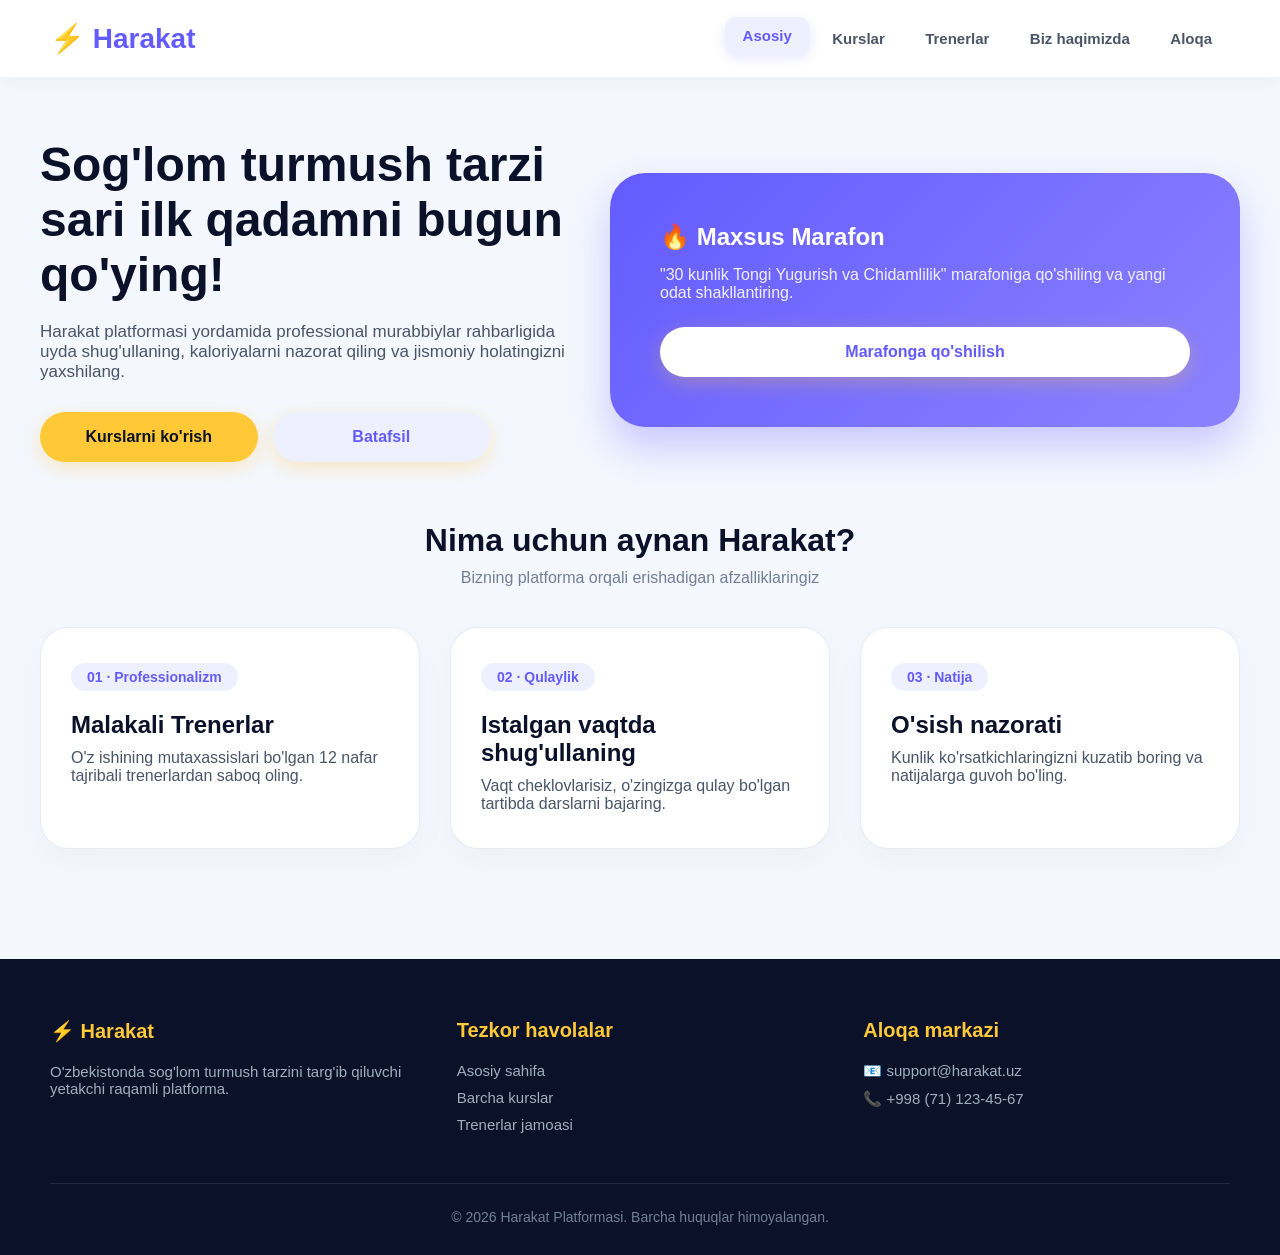
<file: index.html>
<!DOCTYPE html>
<html lang="uz">
<head>
    <meta charset="UTF-8">
    <meta name="viewport" content="width=device-width, initial-scale=1.0">
    <title>Harakat - Sog'lom Turmush Tarzi Platformasi</title>
    <link rel="stylesheet" href="style.css">
</head>
<body>
    <header>
        <div class="logo" onclick="location.href='index.html'">⚡ Harakat</div>
        <nav>
            <a href="index.html" class="active">Asosiy</a>
            <a href="courses.html">Kurslar</a>
            <a href="trainers.html">Trenerlar</a>
            <a href="about.html">Biz haqimizda</a>
            <a href="contact.html">Aloqa</a>
        </nav>
    </header>

    <main class="animate-fade">
        <section class="hero" style="display: flex; gap: 40px; flex-wrap: wrap; margin-bottom: 60px; align-items: center;">
            <div class="hero-text" style="flex: 1; min-width: 320px;">
                <h1 style="font-size: 48px; font-weight: 900; margin-bottom: 20px;">Sog'lom turmush tarzi sari ilk qadamni bugun qo'ying!</h1>
                <p style="font-size: 17px; color: #4A5568; margin-bottom: 30px;">Harakat platformasi yordamida professional murabbiylar rahbarligida uyda shug'ullaning, kaloriyalarni nazorat qiling va jismoniy holatingizni yaxshilang.</p>
                <div style="display: flex; gap: 15px; max-width: 450px;">
                    <a href="courses.html" class="btn">Kurslarni ko'rish</a>
                    <a href="about.html" class="btn" style="background: #EEF0FF; color: #635BFF;">Batafsil</a>
                </div>
            </div>
            <div class="hero-banner">
                <h2 style="color: white; margin-bottom: 15px;">🔥 Maxsus Marafon</h2>
                <p style="color: rgba(255,255,255,0.9); margin-bottom: 25px;">"30 kunlik Tongi Yugurish va Chidamlilik" marafoniga qo'shiling va yangi odat shakllantiring.</p>
                <a href="courses.html" class="btn" style="background: #ffffff; color: #635BFF;">Marafonga qo'shilish</a>
            </div>
        </section>

        <section>
            <div style="text-align: center; margin-bottom: 40px;">
                <h2 style="font-size: 32px; margin-bottom: 10px;">Nima uchun aynan Harakat?</h2>
                <p style="color: #718096;">Bizning platforma orqali erishadigan afzalliklaringiz</p>
            </div>
            <div class="grid">
                <div class="card">
                    <div>
                        <span class="badge">01 · Professionalizm</span>
                        <h2>Malakali Trenerlar</h2>
                        <p style="margin-top: 10px; color: #4A5568;">O'z ishining mutaxassislari bo'lgan 12 nafar tajribali trenerlardan saboq oling.</p>
                    </div>
                </div>
                <div class="card">
                    <div>
                        <span class="badge">02 · Qulaylik</span>
                        <h2>Istalgan vaqtda shug'ullaning</h2>
                        <p style="margin-top: 10px; color: #4A5568;">Vaqt cheklovlarisiz, o'zingizga qulay bo'lgan tartibda darslarni bajaring.</p>
                    </div>
                </div>
                <div class="card">
                    <div>
                        <span class="badge">03 · Natija</span>
                        <h2>O'sish nazorati</h2>
                        <p style="margin-top: 10px; color: #4A5568;">Kunlik ko'rsatkichlaringizni kuzatib boring va natijalarga guvoh bo'ling.</p>
                    </div>
                </div>
            </div>
        </section>
    </main>

    <footer>
        <div class="footer-content">
            <div class="footer-col">
                <h3>⚡ Harakat</h3>
                <p>O'zbekistonda sog'lom turmush tarzini targ'ib qiluvchi yetakchi raqamli platforma.</p>
            </div>
            <div class="footer-col">
                <h3>Tezkor havolalar</h3>
                <p><a href="index.html">Asosiy sahifa</a></p>
                <p><a href="courses.html">Barcha kurslar</a></p>
                <p><a href="trainers.html">Trenerlar jamoasi</a></p>
            </div>
            <div class="footer-col">
                <h3>Aloqa markazi</h3>
                <p>📧 support@harakat.uz</p>
                <p>📞 +998 (71) 123-45-67</p>
            </div>
        </div>
        <div class="footer-bottom">
            <p>&copy; 2026 Harakat Platformasi. Barcha huquqlar himoyalangan.</p>
        </div>
    </footer>
</body>
</html>
</file>
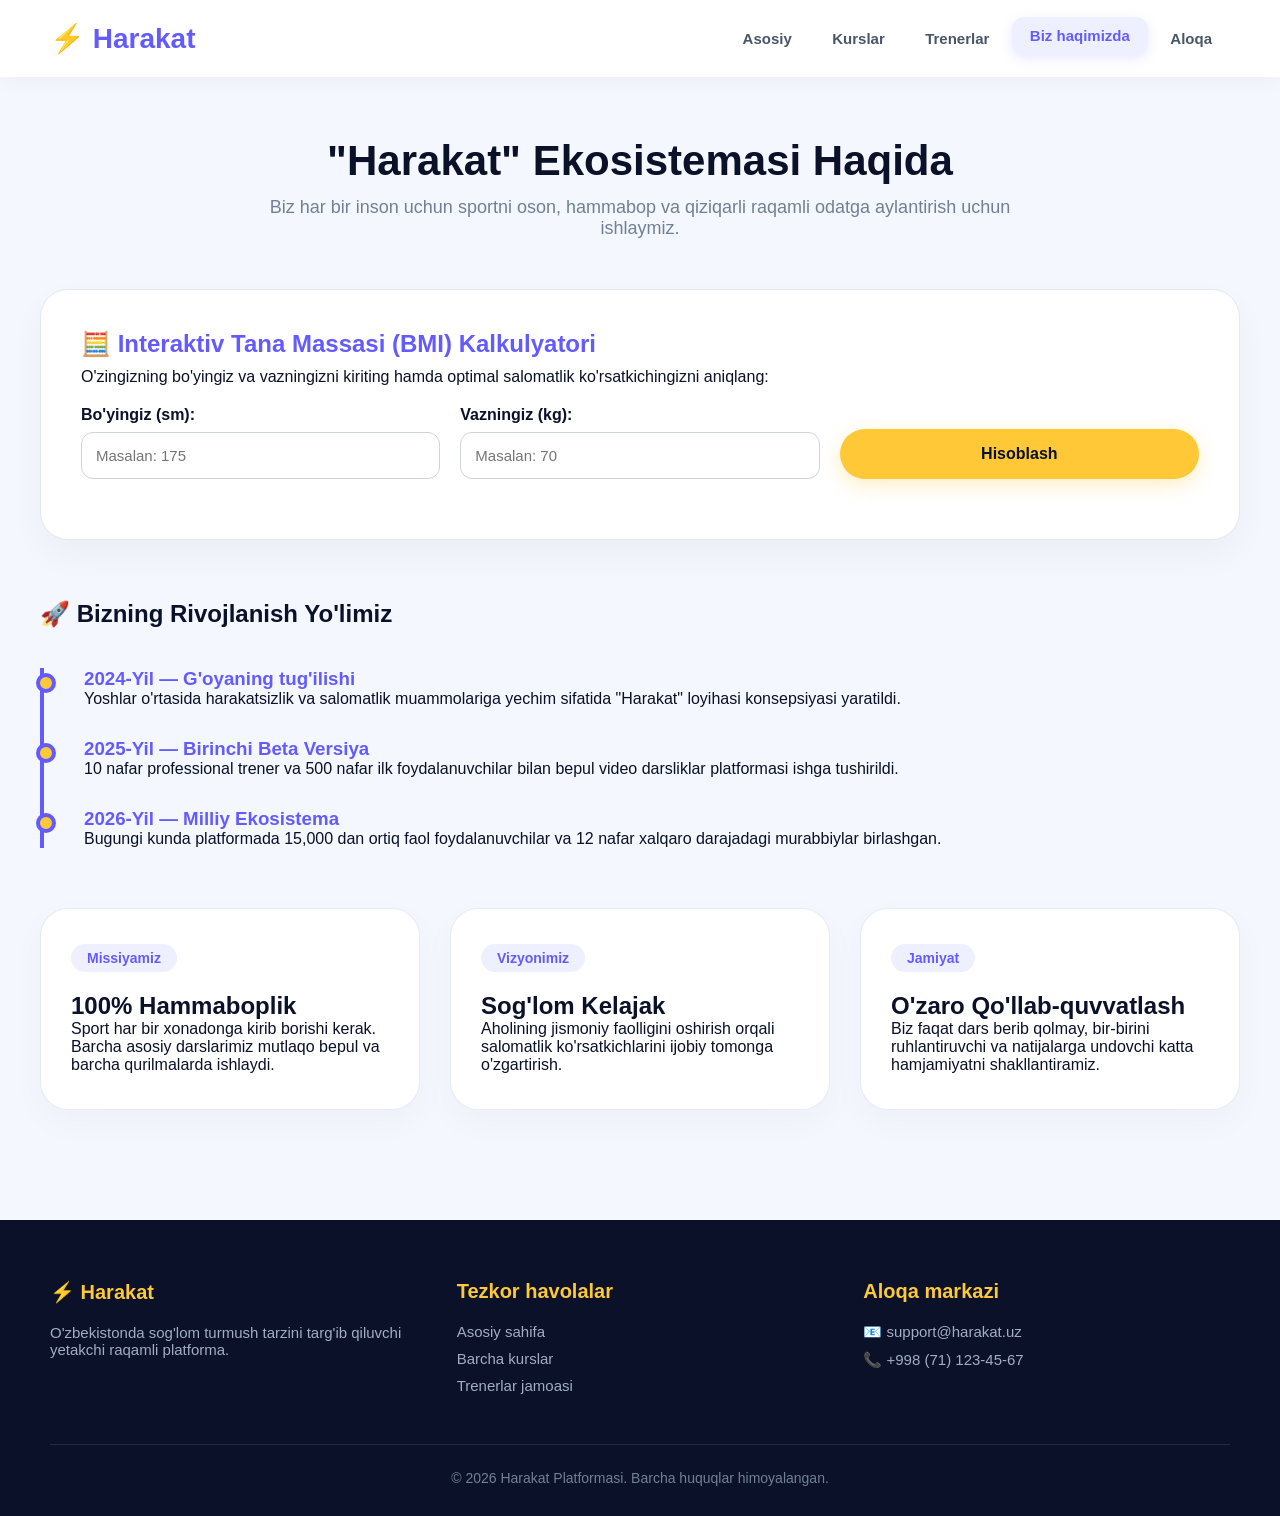
<file: about.html>
<!DOCTYPE html>
<html lang="uz">
<head>
    <meta charset="UTF-8">
    <meta name="viewport" content="width=device-width, initial-scale=1.0">
    <title>Harakat - Biz Haqimizda va Kalkulyator</title>
    <link rel="stylesheet" href="style.css">
    <style>
        .calc-box {
            background: #ffffff;
            border-radius: 28px;
            padding: 40px;
            box-shadow: 0 15px 35px rgba(0,0,0,0.04);
            margin: 40px 0;
            border: 1px solid #E2E8F0;
        }
        .calc-grid {
            display: grid;
            grid-template-columns: repeat(auto-fit, minmax(220px, 1fr));
            gap: 20px;
            margin-top: 20px;
        }
        .calc-input {
            width: 100%;
            padding: 14px;
            border-radius: 12px;
            border: 1px solid #CBD5E0;
            font-size: 15px;
        }
        .timeline {
            position: relative;
            margin: 40px 0;
            padding-left: 20px;
            border-left: 4px solid #635BFF;
        }
        .timeline-item {
            margin-bottom: 30px;
            position: relative;
            padding-left: 20px;
        }
        .timeline-item::before {
            content: '';
            position: absolute;
            left: -28px;
            top: 5px;
            width: 12px;
            height: 12px;
            background: #FFC837;
            border: 4px solid #635BFF;
            border-radius: 50%;
        }
    </style>
</head>
<body>
    <header>
        <div class="logo" onclick="location.href='index.html'">⚡ Harakat</div>
        <nav>
            <a href="index.html">Asosiy</a>
            <a href="courses.html">Kurslar</a>
            <a href="trainers.html">Trenerlar</a>
            <a href="about.html" class="active">Biz haqimizda</a>
            <a href="contact.html">Aloqa</a>
        </nav>
    </header>

    <main class="animate-fade">
        <div style="text-align: center; margin-bottom: 50px;">
            <h1 style="font-size: 42px; margin-bottom: 12px;">"Harakat" Ekosistemasi Haqida</h1>
            <p style="color: #718096; font-size: 18px; max-width: 800px; margin: 0 auto;">Biz har bir inson uchun sportni oson, hammabop va qiziqarli raqamli odatga aylantirish uchun ishlaymiz.</p>
        </div>

        <!-- Interaktiv BMI Kalkulyator -->
        <div class="calc-box">
            <h2 style="color: #635BFF; margin-bottom: 10px;">🧮 Interaktiv Tana Massasi (BMI) Kalkulyatori</h2>
            <p>O'zingizning bo'yingiz va vazningizni kiriting hamda optimal salomatlik ko'rsatkichingizni aniqlang:</p>
            <div class="calc-grid">
                <div>
                    <label style="font-weight: 600; display: block; margin-bottom: 8px;">Bo'yingiz (sm):</label>
                    <input type="number" id="height" placeholder="Masalan: 175" class="calc-input">
                </div>
                <div>
                    <label style="font-weight: 600; display: block; margin-bottom: 8px;">Vazningiz (kg):</label>
                    <input type="number" id="weight" placeholder="Masalan: 70" class="calc-input">
                </div>
                <div style="display: flex; align-items: flex-end;">
                    <button class="btn" onclick="calculateBMI()">Hisoblash</button>
                </div>
            </div>
            <div id="bmi-result" style="margin-top: 20px; font-weight: bold; font-size: 18px; color: #0A1128;"></div>
        </div>

        <!-- Rivojlanish Bosqichlari (Timeline) -->
        <div style="margin: 60px 0;">
            <h2>🚀 Bizning Rivojlanish Yo'limiz</h2>
            <div class="timeline">
                <div class="timeline-item">
                    <h3 style="color: #635BFF;">2024-Yil — G'oyaning tug'ilishi</h3>
                    <p>Yoshlar o'rtasida harakatsizlik va salomatlik muammolariga yechim sifatida "Harakat" loyihasi konsepsiyasi yaratildi.</p>
                </div>
                <div class="timeline-item">
                    <h3 style="color: #635BFF;">2025-Yil — Birinchi Beta Versiya</h3>
                    <p>10 nafar professional trener va 500 nafar ilk foydalanuvchilar bilan bepul video darsliklar platformasi ishga tushirildi.</p>
                </div>
                <div class="timeline-item">
                    <h3 style="color: #635BFF;">2026-Yil — Milliy Ekosistema</h3>
                    <p>Bugungi kunda platformada 15,000 dan ortiq faol foydalanuvchilar va 12 nafar xalqaro darajadagi murabbiylar birlashgan.</p>
                </div>
            </div>
        </div>

        <!-- Asosiy Tamoyillar -->
        <div class="grid">
            <div class="card">
                <span class="badge">Missiyamiz</span>
                <h2>100% Hammaboplik</h2>
                <p>Sport har bir xonadonga kirib borishi kerak. Barcha asosiy darslarimiz mutlaqo bepul va barcha qurilmalarda ishlaydi.</p>
            </div>
            <div class="card">
                <span class="badge">Vizyonimiz</span>
                <h2>Sog'lom Kelajak</h2>
                <p>Aholining jismoniy faolligini oshirish orqali salomatlik ko'rsatkichlarini ijobiy tomonga o'zgartirish.</p>
            </div>
            <div class="card">
                <span class="badge">Jamiyat</span>
                <h2>O'zaro Qo'llab-quvvatlash</h2>
                <p>Biz faqat dars berib qolmay, bir-birini ruhlantiruvchi va natijalarga undovchi katta hamjamiyatni shakllantiramiz.</p>
            </div>
        </div>
    </main>

    <footer>
        <div class="footer-content">
            <div class="footer-col">
                <h3>⚡ Harakat</h3>
                <p>O'zbekistonda sog'lom turmush tarzini targ'ib qiluvchi yetakchi raqamli platforma.</p>
            </div>
            <div class="footer-col">
                <h3>Tezkor havolalar</h3>
                <p><a href="index.html">Asosiy sahifa</a></p>
                <p><a href="courses.html">Barcha kurslar</a></p>
                <p><a href="trainers.html">Trenerlar jamoasi</a></p>
            </div>
            <div class="footer-col">
                <h3>Aloqa markazi</h3>
                <p>📧 support@harakat.uz</p>
                <p>📞 +998 (71) 123-45-67</p>
            </div>
        </div>
        <div class="footer-bottom">
            <p>&copy; 2026 Harakat Platformasi. Barcha huquqlar himoyalangan.</p>
        </div>
    </footer>

    <script>
        function calculateBMI() {
            const h = document.getElementById('height').value / 100;
            const w = document.getElementById('weight').value;
            if(h > 0 && w > 0) {
                const bmi = (w / (h * h)).toFixed(1);
                let text = "";
                if(bmi < 18.5) text = " (Vazn yetarsiz - Ko'proq oqsil va ovqatlanishga e'tibor bering)";
                else if(bmi < 24.9) text = " (Me'yorda - Ajoyib natija! Shunday davom eting)";
                else if(bmi < 29.9) text = " (Ortiqcha vazn - Kardiyo kurslarimizni tavsiya etamiz)";
                else text = " (Yuqori vazn - Murabbiylarimiz bilan shaxsiy mashq boshlang)";
                
                document.getElementById('bmi-result').innerHTML = "Sizning BMI ko'rsatkichingiz: <span style='color:#635BFF'>" + bmi + "</span>" + text;
            } else {
                alert("Iltimos, bo'y va vazningizni to'g'ri kiriting!");
            }
        }
    </script>
</body>
</html>
</file>
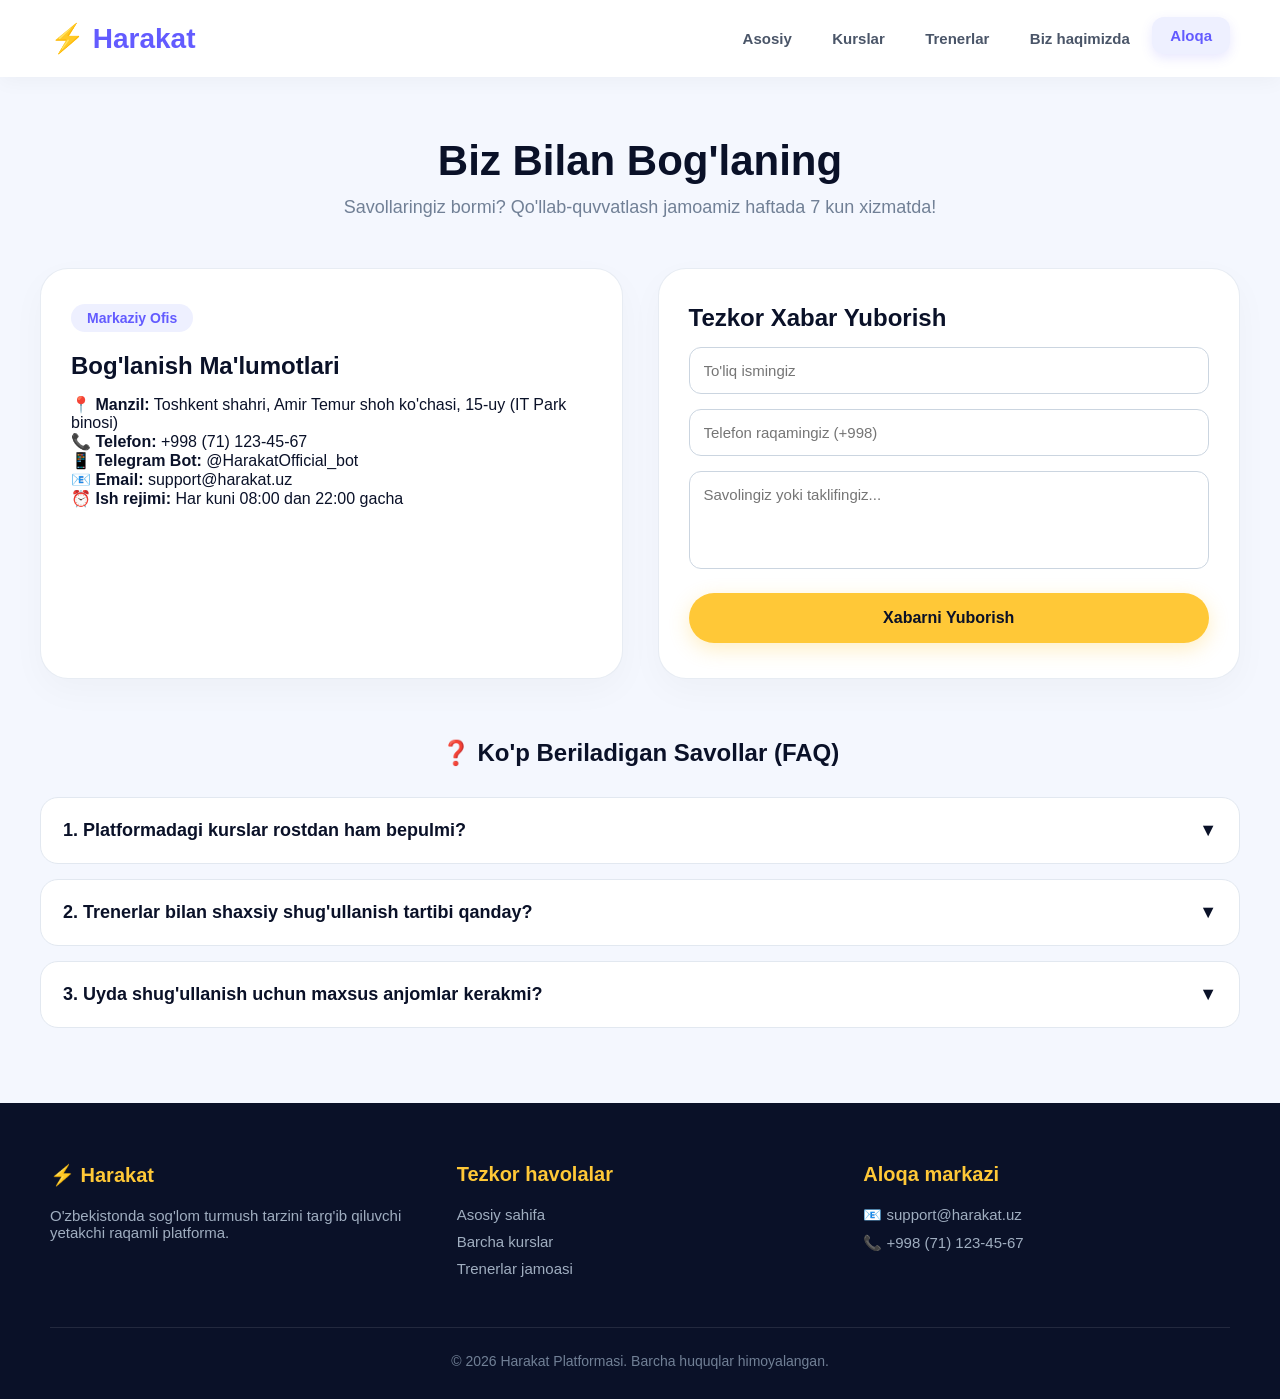
<file: contact.html>
<!DOCTYPE html>
<html lang="uz">
<head>
    <meta charset="UTF-8">
    <meta name="viewport" content="width=device-width, initial-scale=1.0">
    <title>Harakat - Markaziy Aloqa va FAQ</title>
    <link rel="stylesheet" href="style.css">
    <style>
        .faq-item {
            background: #ffffff;
            border-radius: 18px;
            padding: 22px;
            margin-bottom: 15px;
            border: 1px solid #E2E8F0;
            cursor: pointer;
            transition: all 0.3s ease;
        }
        .faq-item:hover {
            border-color: #635BFF;
            box-shadow: 0 5px 15px rgba(99, 91, 255, 0.08);
        }
        .faq-question {
            font-size: 18px;
            font-weight: 700;
            color: #0A1128;
            display: flex;
            justify-content: space-between;
            align-items: center;
        }
        .faq-answer {
            margin-top: 12px;
            color: #4A5568;
            line-height: 1.6;
            display: none;
        }
        .faq-item.active .faq-answer {
            display: block;
        }
    </style>
</head>
<body>
    <header>
        <div class="logo" onclick="location.href='index.html'">⚡ Harakat</div>
        <nav>
            <a href="index.html">Asosiy</a>
            <a href="courses.html">Kurslar</a>
            <a href="trainers.html">Trenerlar</a>
            <a href="about.html">Biz haqimizda</a>
            <a href="contact.html" class="active">Aloqa</a>
        </nav>
    </header>

    <main class="animate-fade">
        <div style="text-align: center; margin-bottom: 50px;">
            <h1 style="font-size: 42px; margin-bottom: 12px;">Biz Bilan Bog'laning</h1>
            <p style="color: #718096; font-size: 18px;">Savollaringiz bormi? Qo'llab-quvvatlash jamoamiz haftada 7 kun xizmatda!</p>
        </div>

        <div class="grid" style="grid-template-columns: repeat(auto-fit, minmax(350px, 1fr)); gap: 35px;">
            <!-- Aloqa Kartochkasi -->
            <div class="card">
                <div>
                    <span class="badge">Markaziy Ofis</span>
                    <h2>Bog'lanish Ma'lumotlari</h2>
                    <p style="margin-top: 15px;"><b>📍 Manzil:</b> Toshkent shahri, Amir Temur shoh ko'chasi, 15-uy (IT Park binosi)</p>
                    <p><b>📞 Telefon:</b> +998 (71) 123-45-67</p>
                    <p><b>📱 Telegram Bot:</b> @HarakatOfficial_bot</p>
                    <p><b>📧 Email:</b> support@harakat.uz</p>
                    <p><b>⏰ Ish rejimi:</b> Har kuni 08:00 dan 22:00 gacha</p>
                </div>
            </div>

            <!-- Xabar Yuborish Formasi -->
            <div class="card">
                <h2>Tezkor Xabar Yuborish</h2>
                <form onsubmit="event.preventDefault(); alert('Xabaringiz qabul qilindi! Operatormiz 15 daqiqa ichida siz bilan bog\'lanadi.'); this.reset();" style="margin-top: 15px;">
                    <div style="margin-bottom: 15px;">
                        <input type="text" placeholder="To'liq ismingiz" required style="width: 100%; padding: 14px; border-radius: 12px; border: 1px solid #CBD5E0; font-size: 15px;">
                    </div>
                    <div style="margin-bottom: 15px;">
                        <input type="tel" placeholder="Telefon raqamingiz (+998)" required style="width: 100%; padding: 14px; border-radius: 12px; border: 1px solid #CBD5E0; font-size: 15px;">
                    </div>
                    <div style="margin-bottom: 20px;">
                        <textarea placeholder="Savolingiz yoki taklifingiz..." rows="4" required style="width: 100%; padding: 14px; border-radius: 12px; border: 1px solid #CBD5E0; font-size: 15px; resize: none;"></textarea>
                    </div>
                    <button type="submit" class="btn">Xabarni Yuborish</button>
                </form>
            </div>
        </div>

        <!-- FAQ (Ko'p Beriladigan Savollar) -->
        <div style="margin-top: 60px;">
            <h2 style="text-align: center; margin-bottom: 30px;">❓ Ko'p Beriladigan Savollar (FAQ)</h2>
            
            <div class="faq-item" onclick="this.classList.toggle('active')">
                <div class="faq-question">
                    <span>1. Platformadagi kurslar rostdan ham bepulmi?</span>
                    <span>▼</span>
                </div>
                <div class="faq-answer">
                    Ha, barcha asosiy video darsliklar va mashqlar to'plamlari foydalanuvchilar uchun mutlaqo bepul taqdim etiladi.
                </div>
            </div>

            <div class="faq-item" onclick="this.classList.toggle('active')">
                <div class="faq-question">
                    <span>2. Trenerlar bilan shaxsiy shug'ullanish tartibi qanday?</span>
                    <span>▼</span>
                </div>
                <div class="faq-answer">
                    Trenerlar sahifasidagi "Mashg'ulotga yozilish" tugmasi orqali ariza qoldirasiz va murabbiy siz bilan shaxsiy jadval tuzish uchun bog'lanadi.
                </div>
            </div>

            <div class="faq-item" onclick="this.classList.toggle('active')">
                <div class="faq-question">
                    <span>3. Uyda shug'ullanish uchun maxsus anjomlar kerakmi?</span>
                    <span>▼</span>
                </div>
                <div class="faq-answer">
                    Yo'q, ko'pchilik kurslarimiz maxsus anjomlarsiz, faqat o'z tana vazningiz yordamida bajarishga mo'ljallangan.
                </div>
            </div>
        </div>
    </main>

    <footer>
        <div class="footer-content">
            <div class="footer-col">
                <h3>⚡ Harakat</h3>
                <p>O'zbekistonda sog'lom turmush tarzini targ'ib qiluvchi yetakchi raqamli platforma.</p>
            </div>
            <div class="footer-col">
                <h3>Tezkor havolalar</h3>
                <p><a href="index.html">Asosiy sahifa</a></p>
                <p><a href="courses.html">Barcha kurslar</a></p>
                <p><a href="trainers.html">Trenerlar jamoasi</a></p>
            </div>
            <div class="footer-col">
                <h3>Aloqa markazi</h3>
                <p>📧 support@harakat.uz</p>
                <p>📞 +998 (71) 123-45-67</p>
            </div>
        </div>
        <div class="footer-bottom">
            <p>&copy; 2026 Harakat Platformasi. Barcha huquqlar himoyalangan.</p>
        </div>
    </footer>
</body>
</html>
</file>
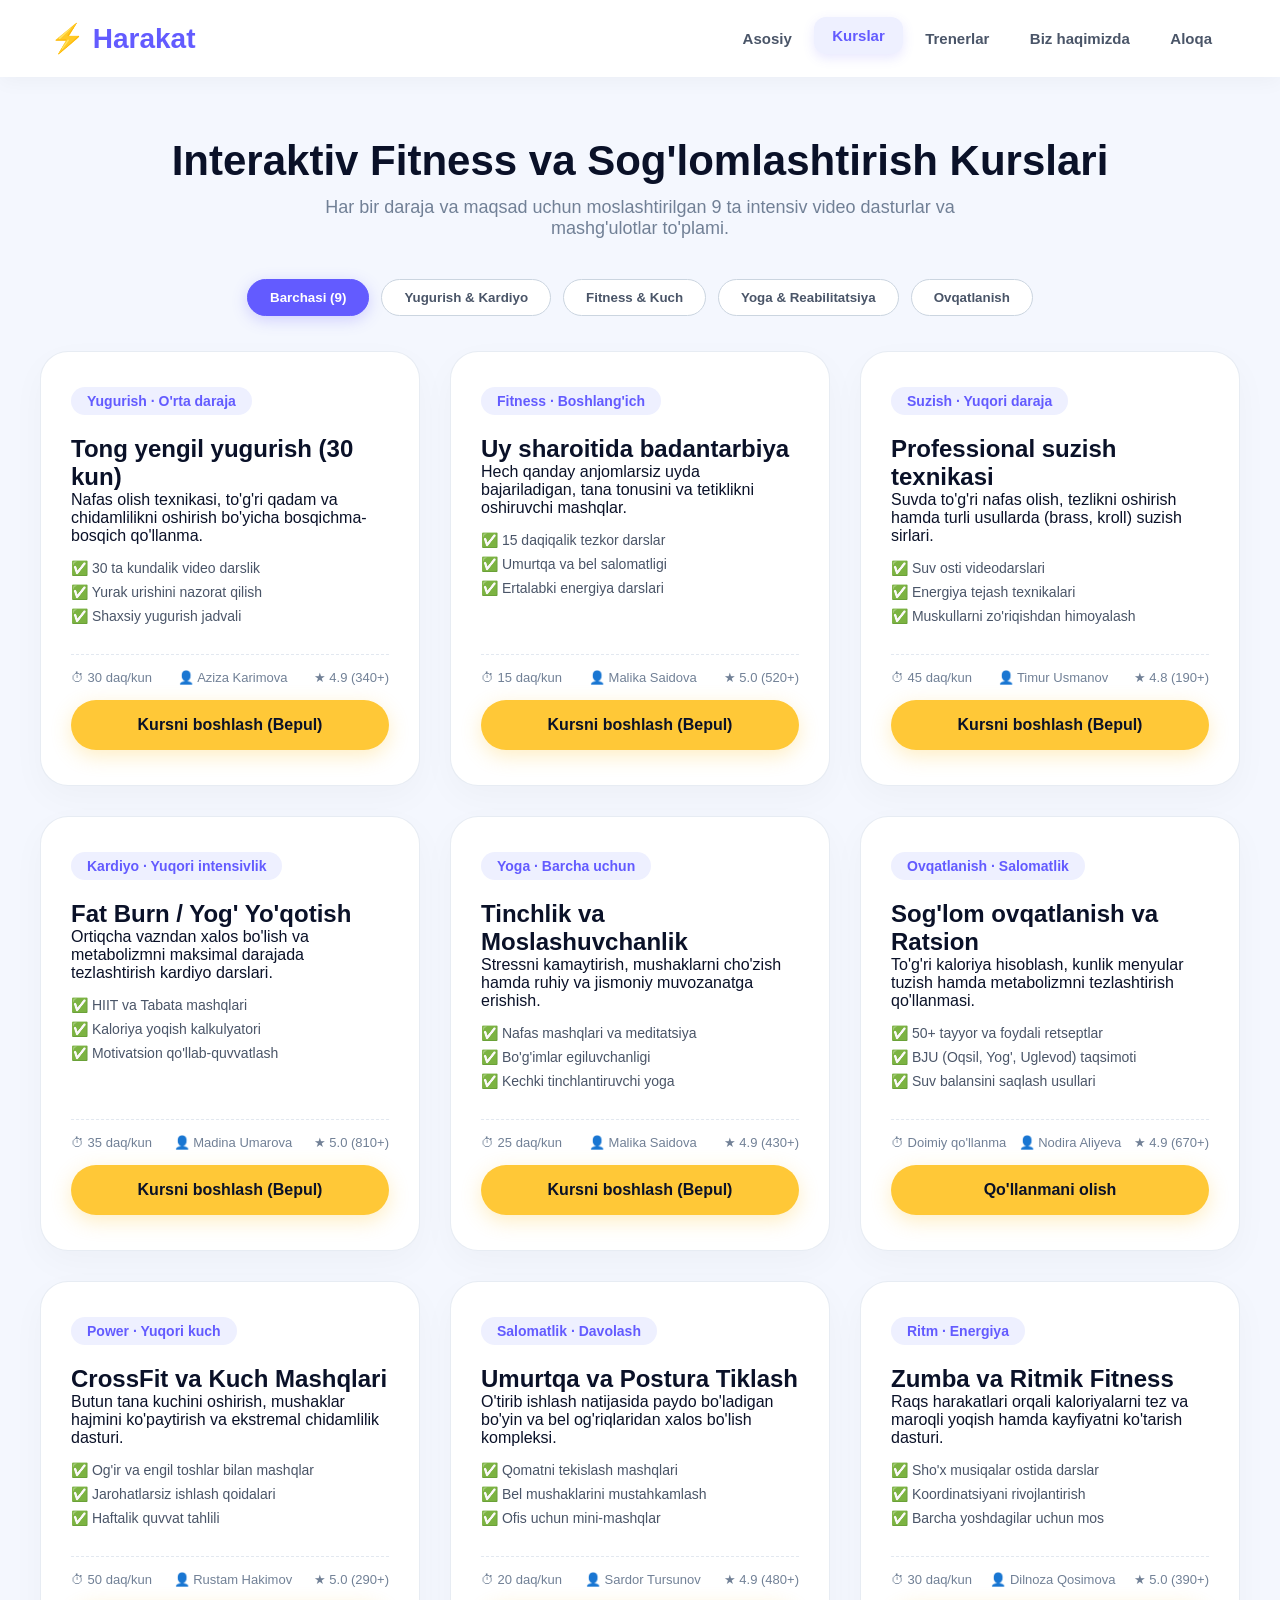
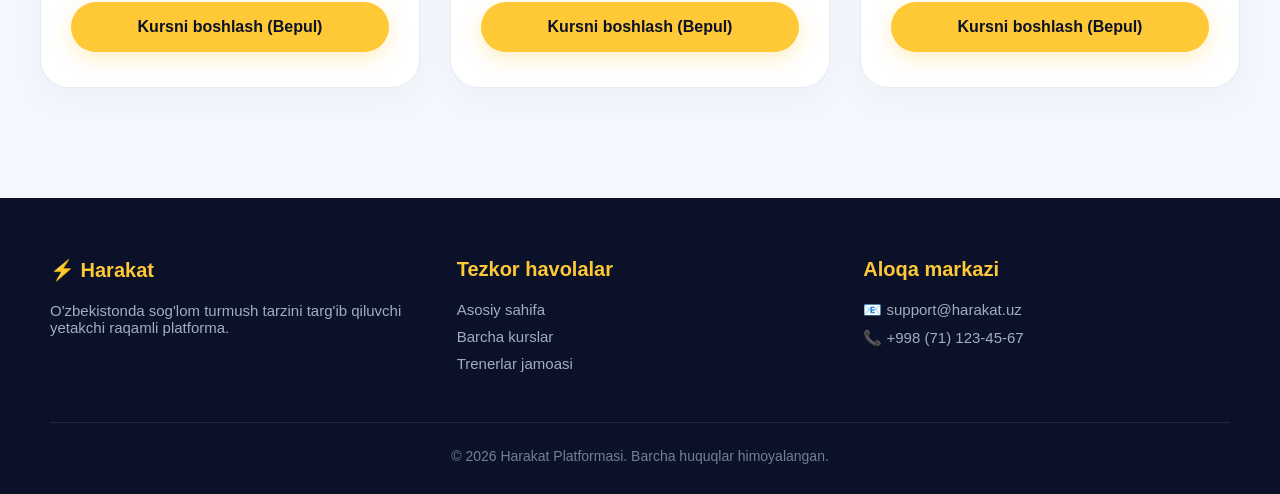
<file: courses.html>
<!DOCTYPE html>
<html lang="uz">
<head>
    <meta charset="UTF-8">
    <meta name="viewport" content="width=device-width, initial-scale=1.0">
    <title>Harakat - Barcha Kurslar va Dasturlar</title>
    <link rel="stylesheet" href="style.css">
    <style>
        .filter-container {
            display: flex;
            gap: 12px;
            flex-wrap: wrap;
            margin-bottom: 35px;
            justify-content: center;
        }
        .filter-btn {
            background: #ffffff;
            border: 1px solid #CBD5E0;
            padding: 10px 22px;
            border-radius: 25px;
            font-weight: 600;
            color: #4A5568;
            cursor: pointer;
            transition: all 0.3s ease;
        }
        .filter-btn:hover, .filter-btn.active {
            background: #635BFF;
            color: #ffffff;
            border-color: #635BFF;
            box-shadow: 0 4px 15px rgba(99, 91, 255, 0.25);
        }
        .course-meta {
            display: flex;
            justify-content: space-between;
            align-items: center;
            font-size: 13px;
            color: #718096;
            margin: 15px 0;
            padding-top: 15px;
            border-top: 1px dashed #E2E8F0;
        }
        .course-features {
            list-style: none;
            margin: 15px 0;
            font-size: 14px;
            color: #4A5568;
        }
        .course-features li {
            margin-bottom: 8px;
            display: flex;
            align-items: center;
            gap: 8px;
        }
    </style>
</head>
<body>
    <header>
        <div class="logo" onclick="location.href='index.html'">⚡ Harakat</div>
        <nav>
            <a href="index.html">Asosiy</a>
            <a href="courses.html" class="active">Kurslar</a>
            <a href="trainers.html">Trenerlar</a>
            <a href="about.html">Biz haqimizda</a>
            <a href="contact.html">Aloqa</a>
        </nav>
    </header>

    <main class="animate-fade">
        <div style="text-align: center; margin-bottom: 40px;">
            <h1 style="font-size: 42px; margin-bottom: 12px;">Interaktiv Fitness va Sog'lomlashtirish Kurslari</h1>
            <p style="color: #718096; font-size: 18px; max-width: 700px; margin: 0 auto;">Har bir daraja va maqsad uchun moslashtirilgan 9 ta intensiv video dasturlar va mashg'ulotlar to'plami.</p>
        </div>

        <!-- Filtrlar -->
        <div class="filter-container">
            <button class="filter-btn active">Barchasi (9)</button>
            <button class="filter-btn">Yugurish & Kardiyo</button>
            <button class="filter-btn">Fitness & Kuch</button>
            <button class="filter-btn">Yoga & Reabilitatsiya</button>
            <button class="filter-btn">Ovqatlanish</button>
        </div>

        <div class="grid">
            <!-- Kurs 1 -->
            <div class="card">
                <div>
                    <span class="badge">Yugurish · O'rta daraja</span>
                    <h2>Tong yengil yugurish (30 kun)</h2>
                    <p>Nafas olish texnikasi, to'g'ri qadam va chidamlilikni oshirish bo'yicha bosqichma-bosqich qo'llanma.</p>
                    <ul class="course-features">
                        <li>✅ 30 ta kundalik video darslik</li>
                        <li>✅ Yurak urishini nazorat qilish</li>
                        <li>✅ Shaxsiy yugurish jadvali</li>
                    </ul>
                </div>
                <div>
                    <div class="course-meta">
                        <span>⏱ 30 daq/kun</span>
                        <span>👤 Aziza Karimova</span>
                        <span>★ 4.9 (340+)</span>
                    </div>
                    <button class="btn" onclick="alert('Kursga muvaffaqiyatli a\'zo bo\'ldingiz!')">Kursni boshlash (Bepul)</button>
                </div>
            </div>

            <!-- Kurs 2 -->
            <div class="card">
                <div>
                    <span class="badge">Fitness · Boshlang'ich</span>
                    <h2>Uy sharoitida badantarbiya</h2>
                    <p>Hech qanday anjomlarsiz uyda bajariladigan, tana tonusini va tetiklikni oshiruvchi mashqlar.</p>
                    <ul class="course-features">
                        <li>✅ 15 daqiqalik tezkor darslar</li>
                        <li>✅ Umurtqa va bel salomatligi</li>
                        <li>✅ Ertalabki energiya darslari</li>
                    </ul>
                </div>
                <div>
                    <div class="course-meta">
                        <span>⏱ 15 daq/kun</span>
                        <span>👤 Malika Saidova</span>
                        <span>★ 5.0 (520+)</span>
                    </div>
                    <button class="btn" onclick="alert('Kursga muvaffaqiyatli a\'zo bo\'ldingiz!')">Kursni boshlash (Bepul)</button>
                </div>
            </div>

            <!-- Kurs 3 -->
            <div class="card">
                <div>
                    <span class="badge">Suzish · Yuqori daraja</span>
                    <h2>Professional suzish texnikasi</h2>
                    <p>Suvda to'g'ri nafas olish, tezlikni oshirish hamda turli usullarda (brass, kroll) suzish sirlari.</p>
                    <ul class="course-features">
                        <li>✅ Suv osti videodarslari</li>
                        <li>✅ Energiya tejash texnikalari</li>
                        <li>✅ Muskullarni zo'riqishdan himoyalash</li>
                    </ul>
                </div>
                <div>
                    <div class="course-meta">
                        <span>⏱ 45 daq/kun</span>
                        <span>👤 Timur Usmanov</span>
                        <span>★ 4.8 (190+)</span>
                    </div>
                    <button class="btn" onclick="alert('Kursga muvaffaqiyatli a\'zo bo\'ldingiz!')">Kursni boshlash (Bepul)</button>
                </div>
            </div>

            <!-- Kurs 4 -->
            <div class="card">
                <div>
                    <span class="badge">Kardiyo · Yuqori intensivlik</span>
                    <h2>Fat Burn / Yog' Yo'qotish</h2>
                    <p>Ortiqcha vazndan xalos bo'lish va metabolizmni maksimal darajada tezlashtirish kardiyo darslari.</p>
                    <ul class="course-features">
                        <li>✅ HIIT va Tabata mashqlari</li>
                        <li>✅ Kaloriya yoqish kalkulyatori</li>
                        <li>✅ Motivatsion qo'llab-quvvatlash</li>
                    </ul>
                </div>
                <div>
                    <div class="course-meta">
                        <span>⏱ 35 daq/kun</span>
                        <span>👤 Madina Umarova</span>
                        <span>★ 5.0 (810+)</span>
                    </div>
                    <button class="btn" onclick="alert('Kursga muvaffaqiyatli a\'zo bo\'ldingiz!')">Kursni boshlash (Bepul)</button>
                </div>
            </div>

            <!-- Kurs 5 -->
            <div class="card">
                <div>
                    <span class="badge">Yoga · Barcha uchun</span>
                    <h2>Tinchlik va Moslashuvchanlik</h2>
                    <p>Stressni kamaytirish, mushaklarni cho'zish hamda ruhiy va jismoniy muvozanatga erishish.</p>
                    <ul class="course-features">
                        <li>✅ Nafas mashqlari va meditatsiya</li>
                        <li>✅ Bo'g'imlar egiluvchanligi</li>
                        <li>✅ Kechki tinchlantiruvchi yoga</li>
                    </ul>
                </div>
                <div>
                    <div class="course-meta">
                        <span>⏱ 25 daq/kun</span>
                        <span>👤 Malika Saidova</span>
                        <span>★ 4.9 (430+)</span>
                    </div>
                    <button class="btn" onclick="alert('Kursga muvaffaqiyatli a\'zo bo\'ldingiz!')">Kursni boshlash (Bepul)</button>
                </div>
            </div>

            <!-- Kurs 6 -->
            <div class="card">
                <div>
                    <span class="badge">Ovqatlanish · Salomatlik</span>
                    <h2>Sog'lom ovqatlanish va Ratsion</h2>
                    <p>To'g'ri kaloriya hisoblash, kunlik menyular tuzish hamda metabolizmni tezlashtirish qo'llanmasi.</p>
                    <ul class="course-features">
                        <li>✅ 50+ tayyor va foydali retseptlar</li>
                        <li>✅ BJU (Oqsil, Yog', Uglevod) taqsimoti</li>
                        <li>✅ Suv balansini saqlash usullari</li>
                    </ul>
                </div>
                <div>
                    <div class="course-meta">
                        <span>⏱ Doimiy qo'llanma</span>
                        <span>👤 Nodira Aliyeva</span>
                        <span>★ 4.9 (670+)</span>
                    </div>
                    <button class="btn" onclick="alert('Ratsion qo\'llanmasi yuklab olindi!')">Qo'llanmani olish</button>
                </div>
            </div>

            <!-- Kurs 7 -->
            <div class="card">
                <div>
                    <span class="badge">Power · Yuqori kuch</span>
                    <h2>CrossFit va Kuch Mashqlari</h2>
                    <p>Butun tana kuchini oshirish, mushaklar hajmini ko'paytirish va ekstremal chidamlilik dasturi.</p>
                    <ul class="course-features">
                        <li>✅ Og'ir va engil toshlar bilan mashqlar</li>
                        <li>✅ Jarohatlarsiz ishlash qoidalari</li>
                        <li>✅ Haftalik quvvat tahlili</li>
                    </ul>
                </div>
                <div>
                    <div class="course-meta">
                        <span>⏱ 50 daq/kun</span>
                        <span>👤 Rustam Hakimov</span>
                        <span>★ 5.0 (290+)</span>
                    </div>
                    <button class="btn" onclick="alert('Kursga muvaffaqiyatli a\'zo bo\'ldingiz!')">Kursni boshlash (Bepul)</button>
                </div>
            </div>

            <!-- Kurs 8 -->
            <div class="card">
                <div>
                    <span class="badge">Salomatlik · Davolash</span>
                    <h2>Umurtqa va Postura Tiklash</h2>
                    <p>O'tirib ishlash natijasida paydo bo'ladigan bo'yin va bel og'riqlaridan xalos bo'lish kompleksi.</p>
                    <ul class="course-features">
                        <li>✅ Qomatni tekislash mashqlari</li>
                        <li>✅ Bel mushaklarini mustahkamlash</li>
                        <li>✅ Ofis uchun mini-mashqlar</li>
                    </ul>
                </div>
                <div>
                    <div class="course-meta">
                        <span>⏱ 20 daq/kun</span>
                        <span>👤 Sardor Tursunov</span>
                        <span>★ 4.9 (480+)</span>
                    </div>
                    <button class="btn" onclick="alert('Kursga muvaffaqiyatli a\'zo bo\'ldingiz!')">Kursni boshlash (Bepul)</button>
                </div>
            </div>

            <!-- Kurs 9 -->
            <div class="card">
                <div>
                    <span class="badge">Ritm · Energiya</span>
                    <h2>Zumba va Ritmik Fitness</h2>
                    <p>Raqs harakatlari orqali kaloriyalarni tez va maroqli yoqish hamda kayfiyatni ko'tarish dasturi.</p>
                    <ul class="course-features">
                        <li>✅ Sho'x musiqalar ostida darslar</li>
                        <li>✅ Koordinatsiyani rivojlantirish</li>
                        <li>✅ Barcha yoshdagilar uchun mos</li>
                    </ul>
                </div>
                <div>
                    <div class="course-meta">
                        <span>⏱ 30 daq/kun</span>
                        <span>👤 Dilnoza Qosimova</span>
                        <span>★ 5.0 (390+)</span>
                    </div>
                    <button class="btn" onclick="alert('Kursga muvaffaqiyatli a\'zo bo\'ldingiz!')">Kursni boshlash (Bepul)</button>
                </div>
            </div>
        </div>
    </main>

    <footer>
        <div class="footer-content">
            <div class="footer-col">
                <h3>⚡ Harakat</h3>
                <p>O'zbekistonda sog'lom turmush tarzini targ'ib qiluvchi yetakchi raqamli platforma.</p>
            </div>
            <div class="footer-col">
                <h3>Tezkor havolalar</h3>
                <p><a href="index.html">Asosiy sahifa</a></p>
                <p><a href="courses.html">Barcha kurslar</a></p>
                <p><a href="trainers.html">Trenerlar jamoasi</a></p>
            </div>
            <div class="footer-col">
                <h3>Aloqa markazi</h3>
                <p>📧 support@harakat.uz</p>
                <p>📞 +998 (71) 123-45-67</p>
            </div>
        </div>
        <div class="footer-bottom">
            <p>&copy; 2026 Harakat Platformasi. Barcha huquqlar himoyalangan.</p>
        </div>
    </footer>
</body>
</html>
</file>
<file: style.css>
* {
    margin: 0;
    padding: 0;
    box-sizing: border-box;
    font-family: 'Segoe UI', Tahoma, Geneva, Verdana, sans-serif;
    scroll-behavior: smooth; /* Mayin skroll */
}

body {
    background-color: #F4F7FE;
    color: #0A1128;
    min-height: 100vh;
    display: flex;
    flex-direction: column;
    overflow-x: hidden;
}

/* Header & Navigatsiya Animatsiyasi */
header {
    background: rgba(255, 255, 255, 0.95);
    backdrop-filter: blur(12px);
    position: sticky;
    top: 0;
    z-index: 1000;
    padding: 20px 50px;
    display: flex;
    justify-content: space-between;
    align-items: center;
    box-shadow: 0 4px 20px rgba(0,0,0,0.04);
    transition: all 0.3s ease;
}

.logo {
    font-size: 28px;
    font-weight: 900;
    color: #635BFF;
    cursor: pointer;
    transition: transform 0.3s ease;
}

.logo:hover {
    transform: scale(1.05) rotate(-2deg);
}

nav a {
    text-decoration: none;
    color: #4A5568;
    font-size: 15px;
    font-weight: 600;
    padding: 10px 18px;
    border-radius: 12px;
    transition: all 0.3s ease;
    display: inline-block;
}

nav a:hover, nav a.active {
    color: #635BFF;
    background: #EEF0FF;
    transform: translateY(-3px);
    box-shadow: 0 4px 12px rgba(99, 91, 255, 0.15);
}

/* Main Content & Scroll Animations */
main {
    flex: 1;
    padding: 60px 40px;
    max-width: 1300px;
    margin: 0 auto;
    width: 100%;
}

/* Animatsiya klasslari */
@keyframes fadeInUp {
    from {
        opacity: 0;
        transform: translateY(40px);
    }
    to {
        opacity: 1;
        transform: translateY(0);
    }
}

@keyframes pulseGlow {
    0% { box-shadow: 0 0 0 0 rgba(99, 91, 255, 0.4); }
    70% { box-shadow: 0 0 0 15px rgba(99, 91, 255, 0); }
    100% { box-shadow: 0 0 0 0 rgba(99, 91, 255, 0); }
}

.animate-fade {
    animation: fadeInUp 0.7s cubic-bezier(0.165, 0.84, 0.44, 1) forwards;
}

/* Grids & Kartochka Animatsiyalari */
.grid {
    display: grid;
    grid-template-columns: repeat(auto-fit, minmax(340px, 1fr));
    gap: 30px;
    margin-bottom: 50px;
}

.card {
    background: #ffffff;
    border-radius: 28px;
    padding: 35px 30px;
    box-shadow: 0 12px 35px rgba(0,0,0,0.03);
    display: flex;
    flex-direction: column;
    justify-content: space-between;
    transition: all 0.4s cubic-bezier(0.175, 0.885, 0.32, 1.275);
    border: 1px solid rgba(226, 232, 240, 0.8);
    position: relative;
    overflow: hidden;
}

.card:hover {
    transform: translateY(-10px) scale(1.02);
    box-shadow: 0 22px 45px rgba(99, 91, 255, 0.12);
    border-color: #635BFF;
}

.badge {
    display: inline-block;
    background: #EEF0FF;
    color: #635BFF;
    padding: 6px 16px;
    border-radius: 20px;
    font-size: 14px;
    font-weight: 700;
    margin-bottom: 20px;
    width: fit-content;
    transition: all 0.3s ease;
}

.card:hover .badge {
    background: #635BFF;
    color: #ffffff;
}

/* Interaktiv Tugmalar */
.btn {
    width: 100%;
    background: #FFC837;
    color: #0A1128;
    border: none;
    border-radius: 50px;
    padding: 16px 0;
    font-size: 16px;
    font-weight: 700;
    cursor: pointer;
    text-align: center;
    transition: all 0.3s ease;
    box-shadow: 0 6px 20px rgba(255, 200, 55, 0.3);
    text-decoration: none;
    display: inline-block;
}

.btn:hover {
    background: #635BFF;
    color: #ffffff;
    transform: translateY(-3px) scale(1.02);
    box-shadow: 0 10px 25px rgba(99, 91, 255, 0.3);
}

/* Banner Animatsiyasi */
.hero-banner {
    flex: 1;
    min-width: 320px;
    background: linear-gradient(135deg, #635BFF, #8B82FF);
    color: white;
    padding: 50px;
    border-radius: 35px;
    box-shadow: 0 20px 40px rgba(99, 91, 255, 0.3);
    transition: transform 0.4s ease;
    animation: pulseGlow 3s infinite;
}

.hero-banner:hover {
    transform: scale(1.03) rotate(1deg);
}

/* Footer */
footer {
    background: #0A1128;
    color: #ffffff;
    padding: 60px 50px 30px 50px;
    margin-top: auto;
}

.footer-content {
    max-width: 1300px;
    margin: 0 auto;
    display: grid;
    grid-template-columns: repeat(auto-fit, minmax(250px, 1fr));
    gap: 40px;
    margin-bottom: 40px;
}

.footer-col h3 { font-size: 20px; margin-bottom: 20px; color: #FFC837; }
.footer-col p, .footer-col a { color: #A0AEC0; font-size: 15px; text-decoration: none; display: block; margin-bottom: 10px; transition: all 0.2s; }
.footer-col a:hover { color: #ffffff; transform: translateX(5px); }
.footer-bottom { text-align: center; border-top: 1px solid rgba(255,255,255,0.1); padding-top: 25px; color: #718096; font-size: 14px; }
</file>
